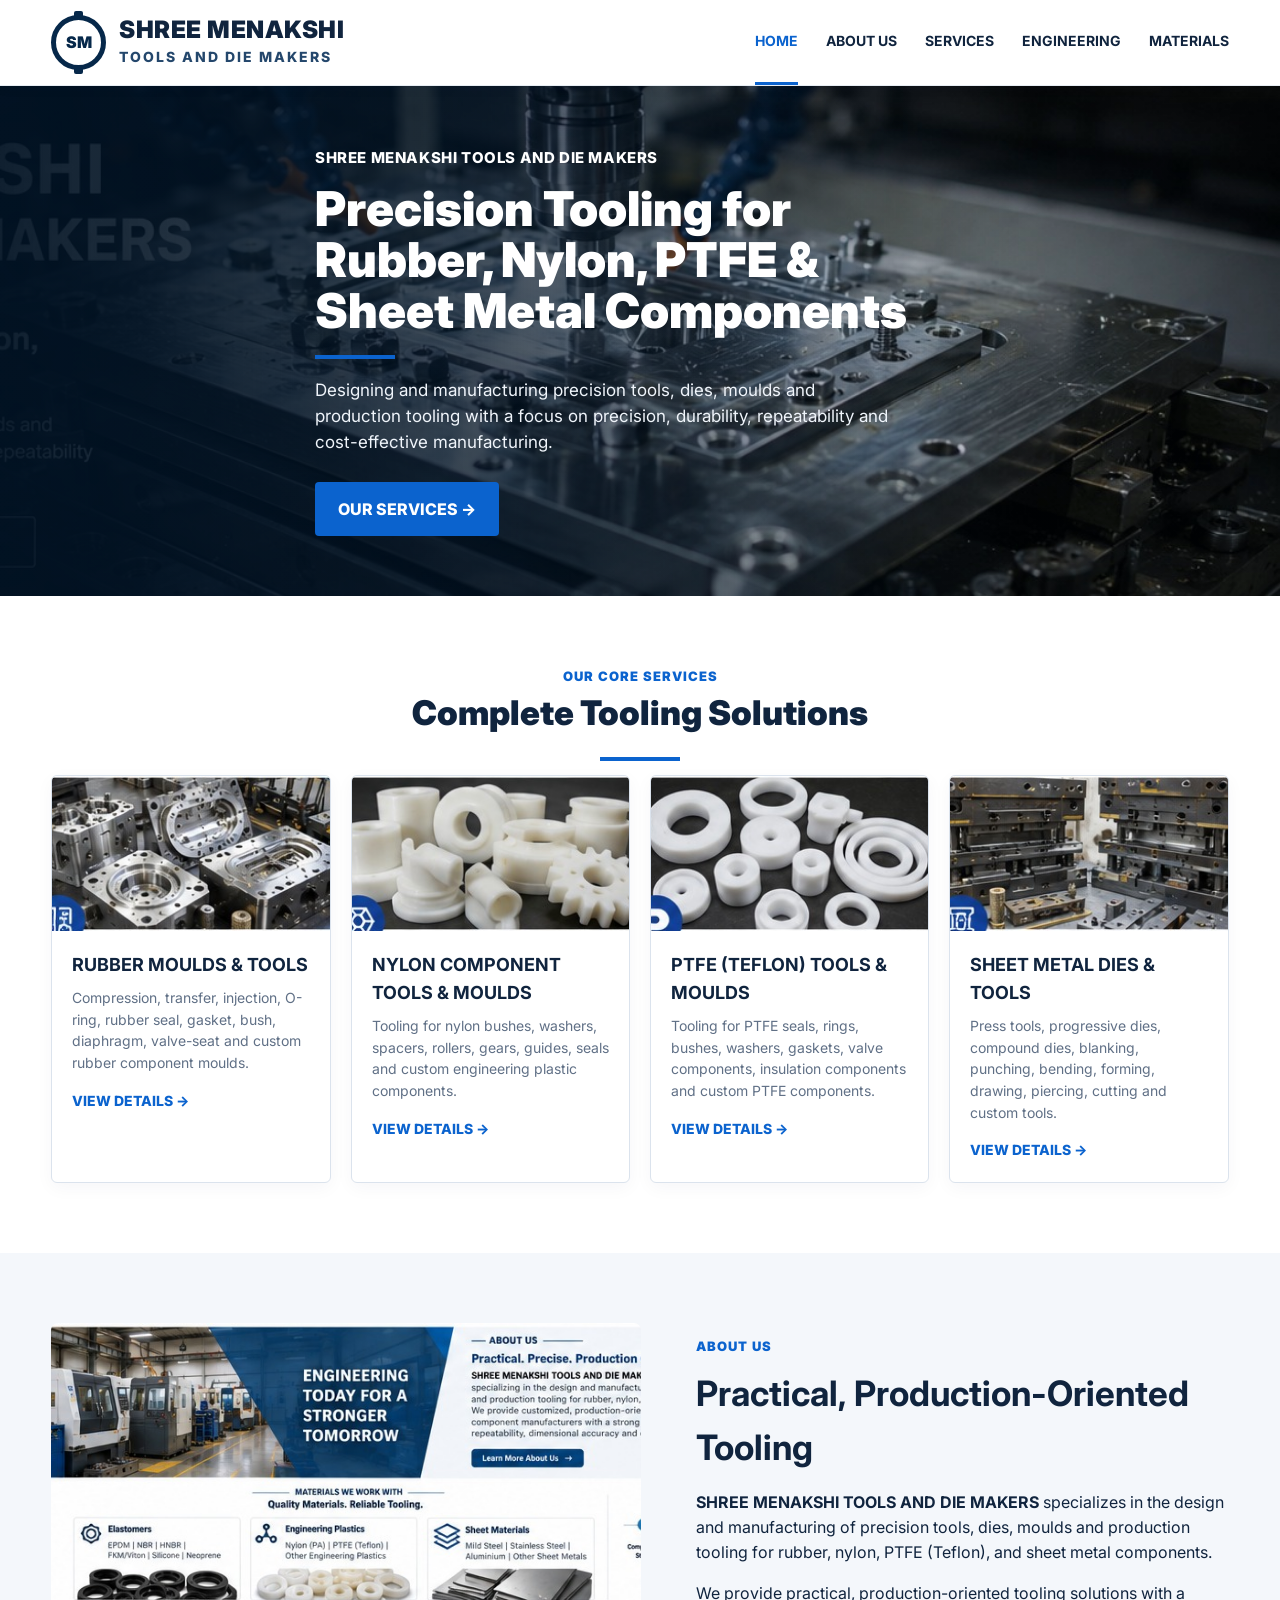
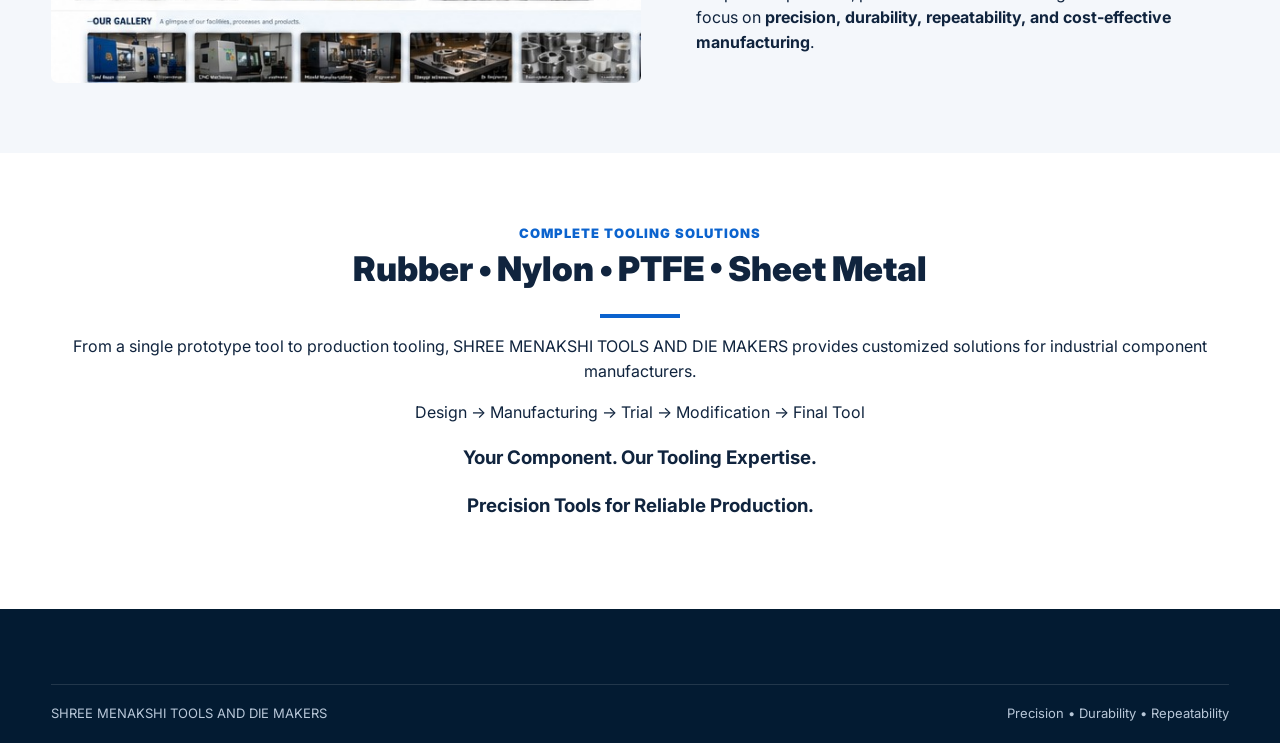
<file: index.html>
<!doctype html><html lang="en"><head><meta charset="utf-8"><meta name="viewport" content="width=device-width,initial-scale=1"><meta name="description" content="SHREE MENAKSHI TOOLS AND DIE MAKERS — precision tooling for rubber, nylon, PTFE and sheet metal components."><title>SHREE MENAKSHI TOOLS AND DIE MAKERS | Precision Tooling</title><link rel="preconnect" href="https://fonts.googleapis.com"><link rel="preconnect" href="https://fonts.gstatic.com" crossorigin><link href="https://fonts.googleapis.com/css2?family=Inter:wght@400;500;600;700;800;900&display=swap" rel="stylesheet"><link rel="stylesheet" href="styles.css"></head><body>
<header class="header"><div class="container nav"><a class="brand" href="index.html"><span class="brand-mark">SM</span><span><h1>SHREE MENAKSHI</h1><small>TOOLS AND DIE MAKERS</small></span></a><nav class="menu"><a class="active" href="index.html">HOME</a><a href="about.html">ABOUT US</a><a href="services.html">SERVICES</a><a href="engineering.html">ENGINEERING</a><a href="materials.html">MATERIALS</a></nav><button class="hamb" aria-label="Open menu">☰</button></div><div class="mobile-menu"><a href="index.html">HOME</a><a href="about.html">ABOUT US</a><a href="services.html">SERVICES</a><a href="engineering.html">ENGINEERING</a><a href="materials.html">MATERIALS</a></div></header>
<section class="hero"><div class="container content"><div class="eyebrow">SHREE MENAKSHI TOOLS AND DIE MAKERS</div><h2>Precision Tooling for Rubber, Nylon, PTFE &amp; Sheet Metal Components</h2><p>Designing and manufacturing precision tools, dies, moulds and production tooling with a focus on precision, durability, repeatability and cost-effective manufacturing.</p><div class="actions"><a class="btn primary" href="services.html">OUR SERVICES →</a></div></div></section>
<section class="section"><div class="container"><div class="center"><div class="kicker">OUR CORE SERVICES</div><h2 class="section-title">Complete Tooling Solutions</h2></div><div class="services">
<article class="card"><img src="assets/rubber-moulds.jpg" alt="Rubber moulds and tools"><div class="card-body"><h3>RUBBER MOULDS &amp; TOOLS</h3><p>Compression, transfer, injection, O-ring, rubber seal, gasket, bush, diaphragm, valve-seat and custom rubber component moulds.</p><a class="link" href="services.html#rubber">VIEW DETAILS →</a></div></article>
<article class="card"><img src="assets/nylon-tools.jpg" alt="Nylon component tools and moulds"><div class="card-body"><h3>NYLON COMPONENT TOOLS &amp; MOULDS</h3><p>Tooling for nylon bushes, washers, spacers, rollers, gears, guides, seals and custom engineering plastic components.</p><a class="link" href="services.html#nylon">VIEW DETAILS →</a></div></article>
<article class="card"><img src="assets/ptfe-tools.jpg" alt="PTFE Teflon tools and moulds"><div class="card-body"><h3>PTFE (TEFLON) TOOLS &amp; MOULDS</h3><p>Tooling for PTFE seals, rings, bushes, washers, gaskets, valve components, insulation components and custom PTFE components.</p><a class="link" href="services.html#ptfe">VIEW DETAILS →</a></div></article>
<article class="card"><img src="assets/sheet-metal.jpg" alt="Sheet metal dies and tools"><div class="card-body"><h3>SHEET METAL DIES &amp; TOOLS</h3><p>Press tools, progressive dies, compound dies, blanking, punching, bending, forming, drawing, piercing, cutting and custom tools.</p><a class="link" href="services.html#sheet">VIEW DETAILS →</a></div></article></div></div></section>
<section class="section light"><div class="container about-grid"><img class="about-img" src="assets/factory.jpg" alt="Industrial tool and die manufacturing environment"><div class="about"><div class="kicker">ABOUT US</div><h2>Practical, Production-Oriented Tooling</h2><p><strong>SHREE MENAKSHI TOOLS AND DIE MAKERS</strong> specializes in the design and manufacturing of precision tools, dies, moulds and production tooling for rubber, nylon, PTFE (Teflon), and sheet metal components.</p><p>We provide practical, production-oriented tooling solutions with a focus on <strong>precision, durability, repeatability, and cost-effective manufacturing</strong>.</p></div></div></section>
<section class="section"><div class="container center"><div class="kicker">COMPLETE TOOLING SOLUTIONS</div><h2 class="section-title">Rubber • Nylon • PTFE • Sheet Metal</h2><p>From a single prototype tool to production tooling, SHREE MENAKSHI TOOLS AND DIE MAKERS provides customized solutions for industrial component manufacturers.</p><p class="tagline">Design → Manufacturing → Trial → Modification → Final Tool</p><h3>Your Component. Our Tooling Expertise.</h3><h3>Precision Tools for Reliable Production.</h3></div></section>
<footer class="footer"><div class="container copy"><span>SHREE MENAKSHI TOOLS AND DIE MAKERS</span><span>Precision • Durability • Repeatability</span></div></footer><script src="script.js"></script></body></html>
</file>
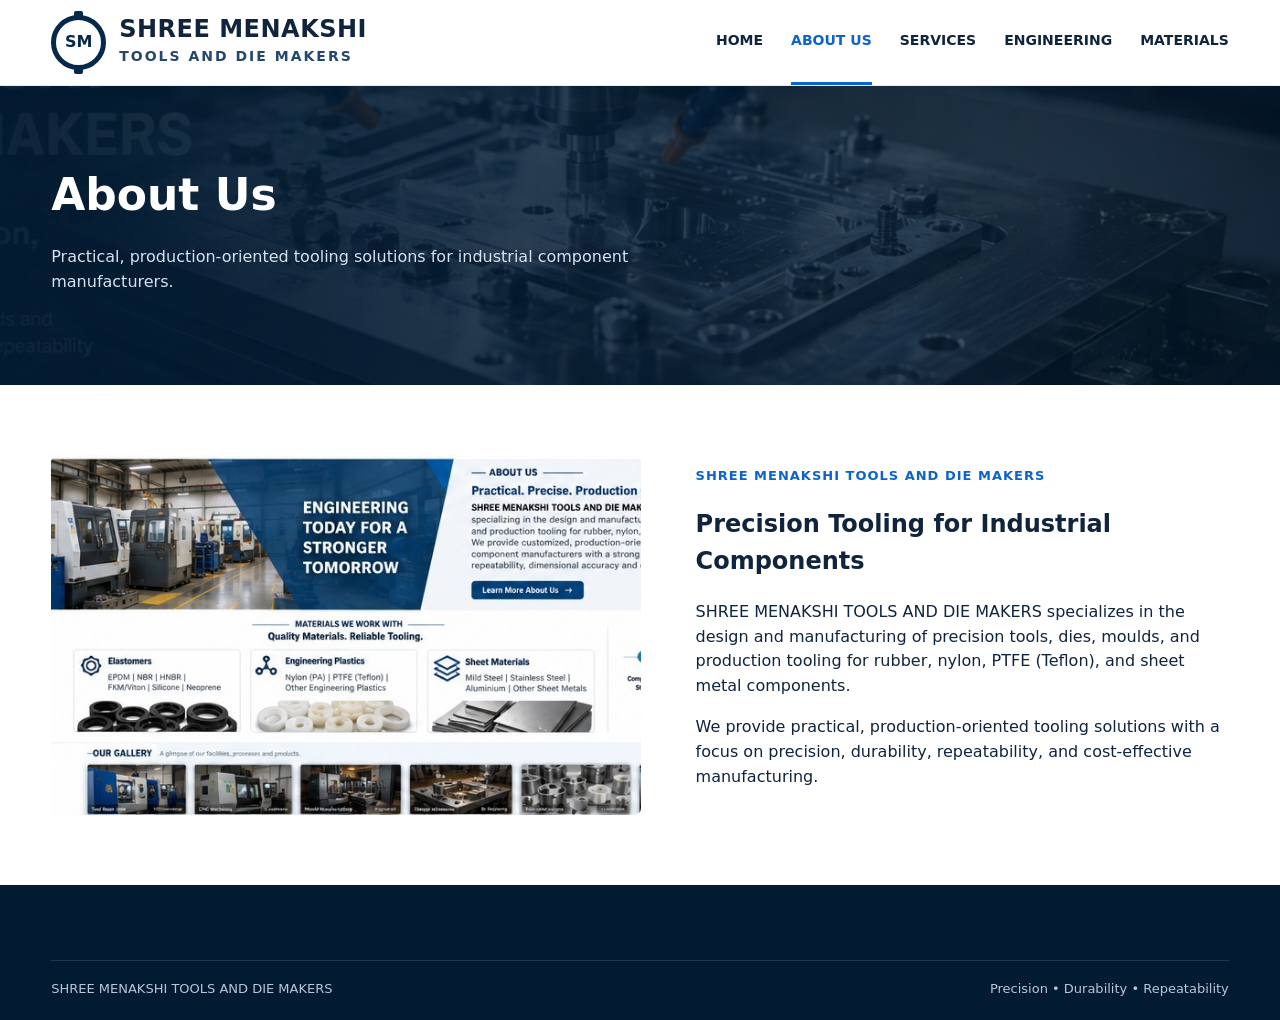
<file: about.html>
<!doctype html><html lang="en"><head><meta charset="utf-8"><meta name="viewport" content="width=device-width,initial-scale=1"><meta name="description" content="About SHREE MENAKSHI TOOLS AND DIE MAKERS."><title>About Us | SHREE MENAKSHI TOOLS AND DIE MAKERS</title><link rel="stylesheet" href="styles.css"></head><body>
<header class="header"><div class="container nav"><a class="brand" href="index.html"><span class="brand-mark">SM</span><span><h1>SHREE MENAKSHI</h1><small>TOOLS AND DIE MAKERS</small></span></a><nav class="menu"><a href="index.html">HOME</a><a class="active" href="about.html">ABOUT US</a><a href="services.html">SERVICES</a><a href="engineering.html">ENGINEERING</a><a href="materials.html">MATERIALS</a></nav><button class="hamb" aria-label="Open menu">☰</button></div><div class="mobile-menu"><a href="index.html">HOME</a><a href="about.html">ABOUT US</a><a href="services.html">SERVICES</a><a href="engineering.html">ENGINEERING</a><a href="materials.html">MATERIALS</a></div></header>
<section class="page-hero"><div class="container"><h2>About Us</h2><p>Practical, production-oriented tooling solutions for industrial component manufacturers.</p></div></section>
<section class="section"><div class="container about-grid"><img class="about-img" src="assets/factory.jpg" alt="Industrial tool and die manufacturing environment"><div><div class="kicker">SHREE MENAKSHI TOOLS AND DIE MAKERS</div><h2>Precision Tooling for Industrial Components</h2><p>SHREE MENAKSHI TOOLS AND DIE MAKERS specializes in the design and manufacturing of precision tools, dies, moulds, and production tooling for rubber, nylon, PTFE (Teflon), and sheet metal components.</p><p>We provide practical, production-oriented tooling solutions with a focus on precision, durability, repeatability, and cost-effective manufacturing.</p></div></div></section>
<footer class="footer"><div class="container copy"><span>SHREE MENAKSHI TOOLS AND DIE MAKERS</span><span>Precision • Durability • Repeatability</span></div></footer><script src="script.js"></script></body></html>
</file>
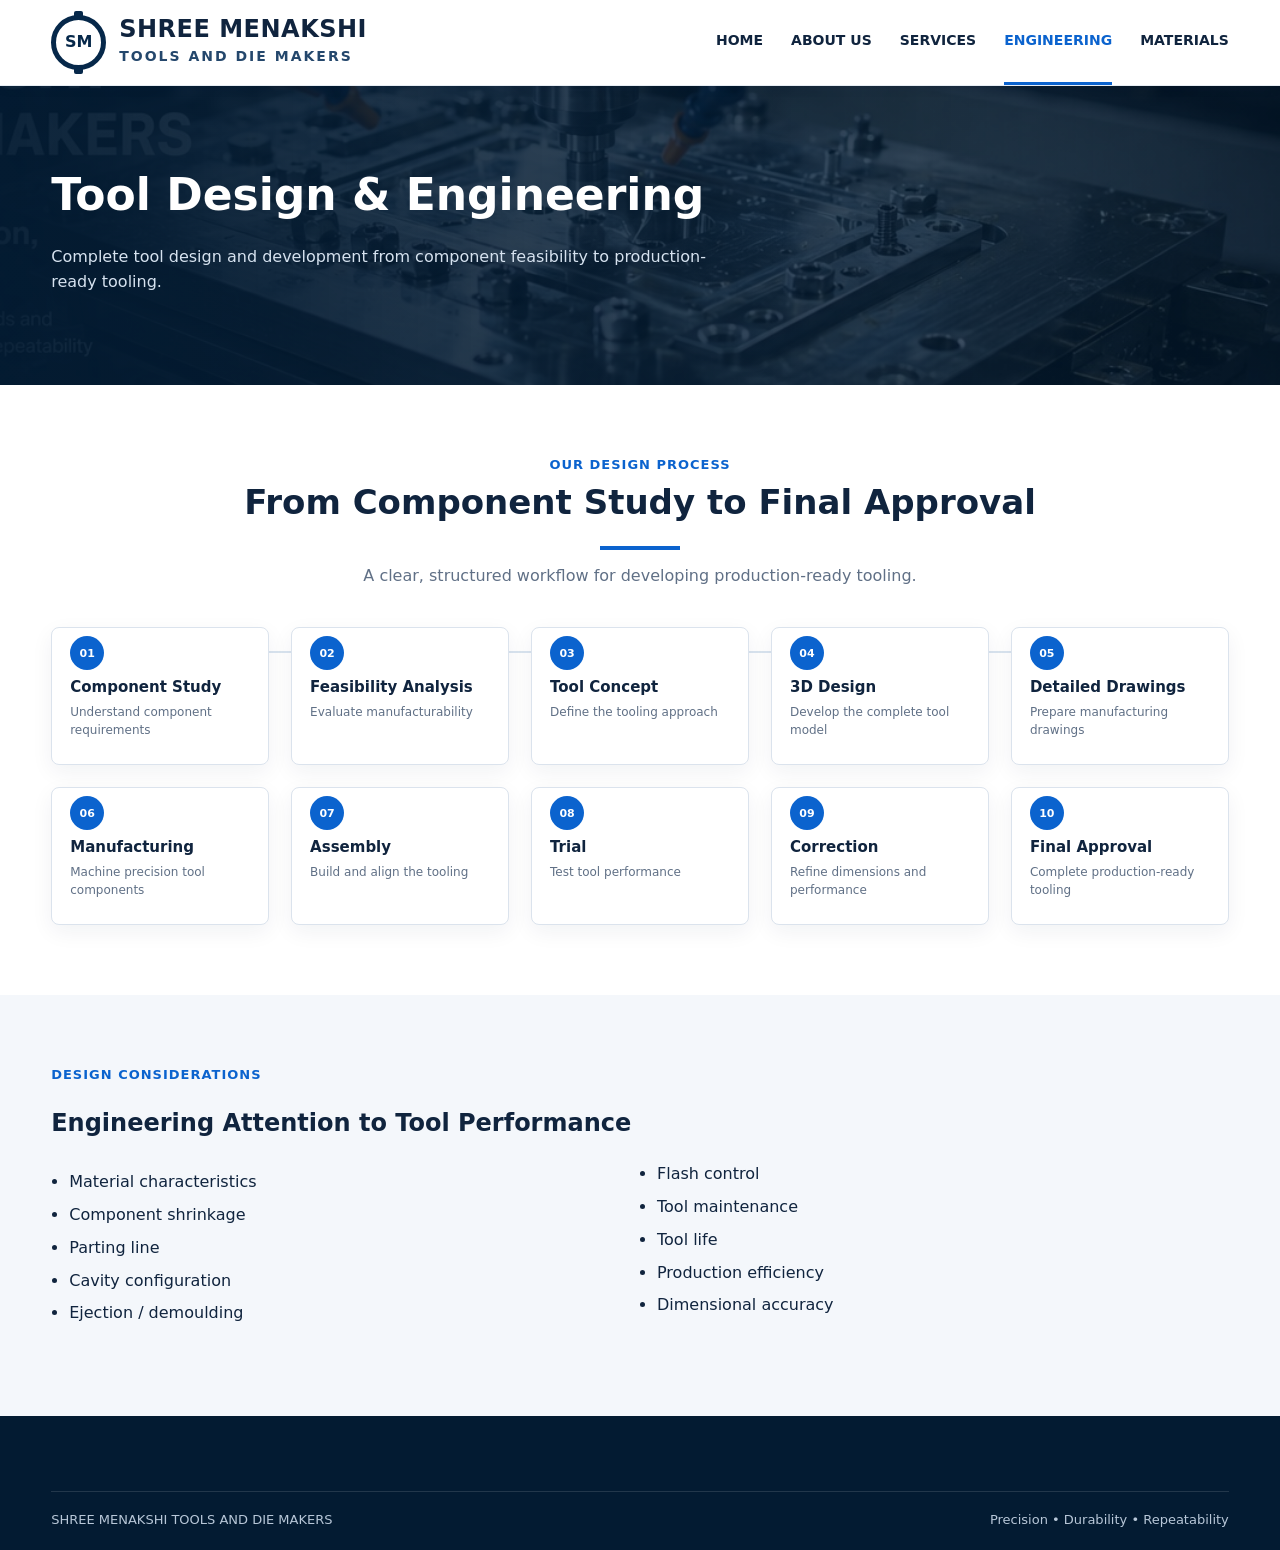
<file: engineering.html>
<!doctype html><html lang="en"><head><meta charset="utf-8"><meta name="viewport" content="width=device-width,initial-scale=1"><meta name="description" content="Tool design and engineering process at SHREE MENAKSHI TOOLS AND DIE MAKERS."><title>Tool Design & Engineering | SHREE MENAKSHI TOOLS AND DIE MAKERS</title><link rel="stylesheet" href="styles.css"></head><body>
<header class="header"><div class="container nav"><a class="brand" href="index.html"><span class="brand-mark">SM</span><span><h1>SHREE MENAKSHI</h1><small>TOOLS AND DIE MAKERS</small></span></a><nav class="menu"><a href="index.html">HOME</a><a href="about.html">ABOUT US</a><a href="services.html">SERVICES</a><a class="active" href="engineering.html">ENGINEERING</a><a href="materials.html">MATERIALS</a></nav><button class="hamb" aria-label="Open menu">☰</button></div><div class="mobile-menu"><a href="index.html">HOME</a><a href="about.html">ABOUT US</a><a href="services.html">SERVICES</a><a href="engineering.html">ENGINEERING</a><a href="materials.html">MATERIALS</a></div></header>
<section class="page-hero"><div class="container"><h2>Tool Design &amp; Engineering</h2><p>Complete tool design and development from component feasibility to production-ready tooling.</p></div></section>
<section class="section process-section"><div class="container center"><div class="kicker">OUR DESIGN PROCESS</div><h2 class="section-title">From Component Study to Final Approval</h2><p class="process-intro">A clear, structured workflow for developing production-ready tooling.</p><div class="process"><div class="step"><span class="num">01</span><strong>Component Study</strong><small>Understand component requirements</small></div><div class="step"><span class="num">02</span><strong>Feasibility Analysis</strong><small>Evaluate manufacturability</small></div><div class="step"><span class="num">03</span><strong>Tool Concept</strong><small>Define the tooling approach</small></div><div class="step"><span class="num">04</span><strong>3D Design</strong><small>Develop the complete tool model</small></div><div class="step"><span class="num">05</span><strong>Detailed Drawings</strong><small>Prepare manufacturing drawings</small></div><div class="step"><span class="num">06</span><strong>Manufacturing</strong><small>Machine precision tool components</small></div><div class="step"><span class="num">07</span><strong>Assembly</strong><small>Build and align the tooling</small></div><div class="step"><span class="num">08</span><strong>Trial</strong><small>Test tool performance</small></div><div class="step"><span class="num">09</span><strong>Correction</strong><small>Refine dimensions and performance</small></div><div class="step"><span class="num">10</span><strong>Final Approval</strong><small>Complete production-ready tooling</small></div></div></div></section>
<section class="section light"><div class="container"><div class="kicker">DESIGN CONSIDERATIONS</div><h2>Engineering Attention to Tool Performance</h2><ul class="service-list"><li>Material characteristics</li><li>Component shrinkage</li><li>Parting line</li><li>Cavity configuration</li><li>Ejection / demoulding</li><li>Flash control</li><li>Tool maintenance</li><li>Tool life</li><li>Production efficiency</li><li>Dimensional accuracy</li></ul></div></section>
<footer class="footer"><div class="container copy"><span>SHREE MENAKSHI TOOLS AND DIE MAKERS</span><span>Precision • Durability • Repeatability</span></div></footer><script src="script.js"></script></body></html>
</file>
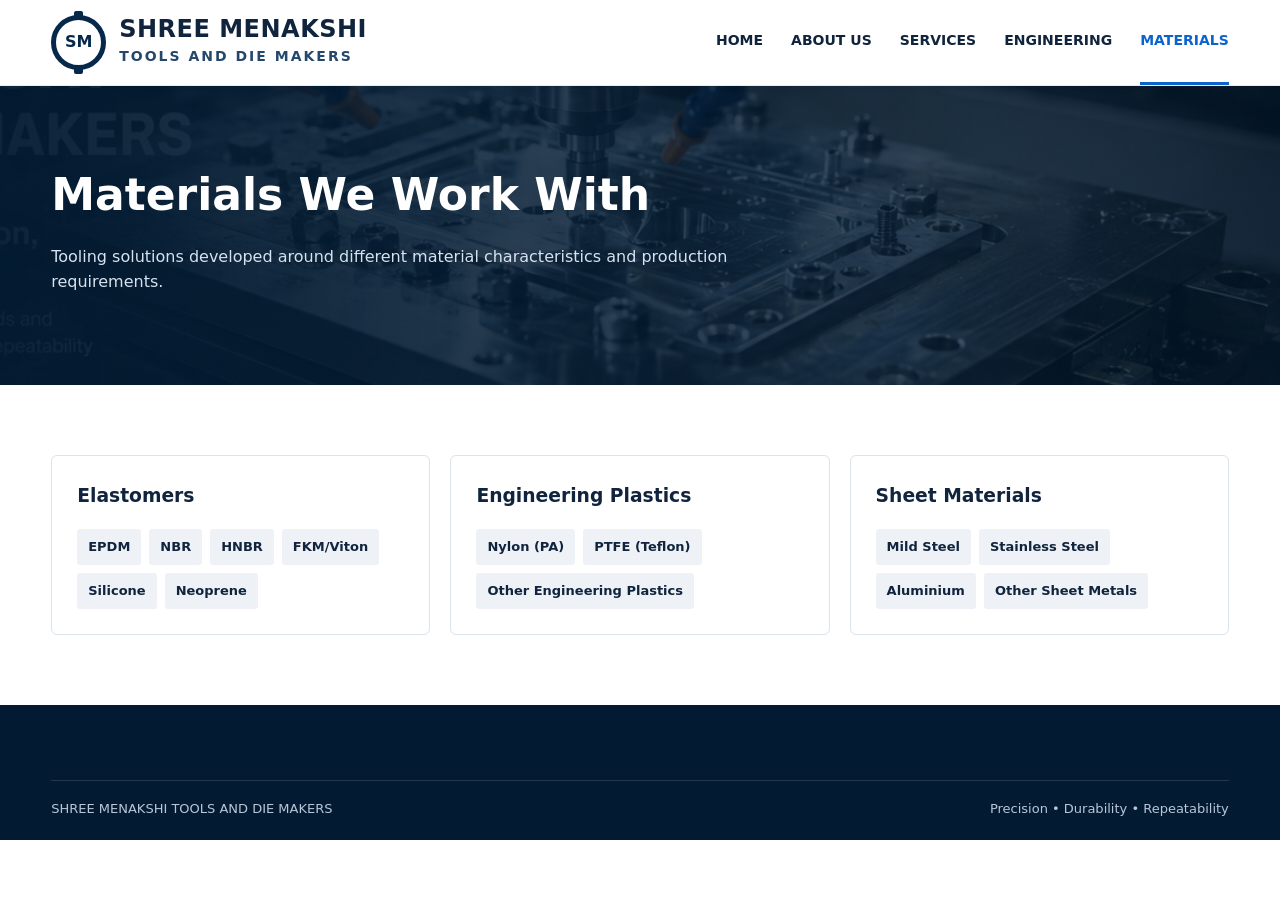
<file: materials.html>
<!doctype html><html lang="en"><head><meta charset="utf-8"><meta name="viewport" content="width=device-width,initial-scale=1"><meta name="description" content="Materials handled by SHREE MENAKSHI TOOLS AND DIE MAKERS."><title>Materials | SHREE MENAKSHI TOOLS AND DIE MAKERS</title><link rel="stylesheet" href="styles.css"></head><body>
<header class="header"><div class="container nav"><a class="brand" href="index.html"><span class="brand-mark">SM</span><span><h1>SHREE MENAKSHI</h1><small>TOOLS AND DIE MAKERS</small></span></a><nav class="menu"><a href="index.html">HOME</a><a href="about.html">ABOUT US</a><a href="services.html">SERVICES</a><a href="engineering.html">ENGINEERING</a><a class="active" href="materials.html">MATERIALS</a></nav><button class="hamb" aria-label="Open menu">☰</button></div><div class="mobile-menu"><a href="index.html">HOME</a><a href="about.html">ABOUT US</a><a href="services.html">SERVICES</a><a href="engineering.html">ENGINEERING</a><a href="materials.html">MATERIALS</a></div></header>
<section class="page-hero"><div class="container"><h2>Materials We Work With</h2><p>Tooling solutions developed around different material characteristics and production requirements.</p></div></section>
<section class="section"><div class="container"><div class="materials"><div class="material"><h3>Elastomers</h3><div class="chips"><span class="chip">EPDM</span><span class="chip">NBR</span><span class="chip">HNBR</span><span class="chip">FKM/Viton</span><span class="chip">Silicone</span><span class="chip">Neoprene</span></div></div><div class="material"><h3>Engineering Plastics</h3><div class="chips"><span class="chip">Nylon (PA)</span><span class="chip">PTFE (Teflon)</span><span class="chip">Other Engineering Plastics</span></div></div><div class="material"><h3>Sheet Materials</h3><div class="chips"><span class="chip">Mild Steel</span><span class="chip">Stainless Steel</span><span class="chip">Aluminium</span><span class="chip">Other Sheet Metals</span></div></div></div></div></section>
<footer class="footer"><div class="container copy"><span>SHREE MENAKSHI TOOLS AND DIE MAKERS</span><span>Precision • Durability • Repeatability</span></div></footer><script src="script.js"></script></body></html>
</file>
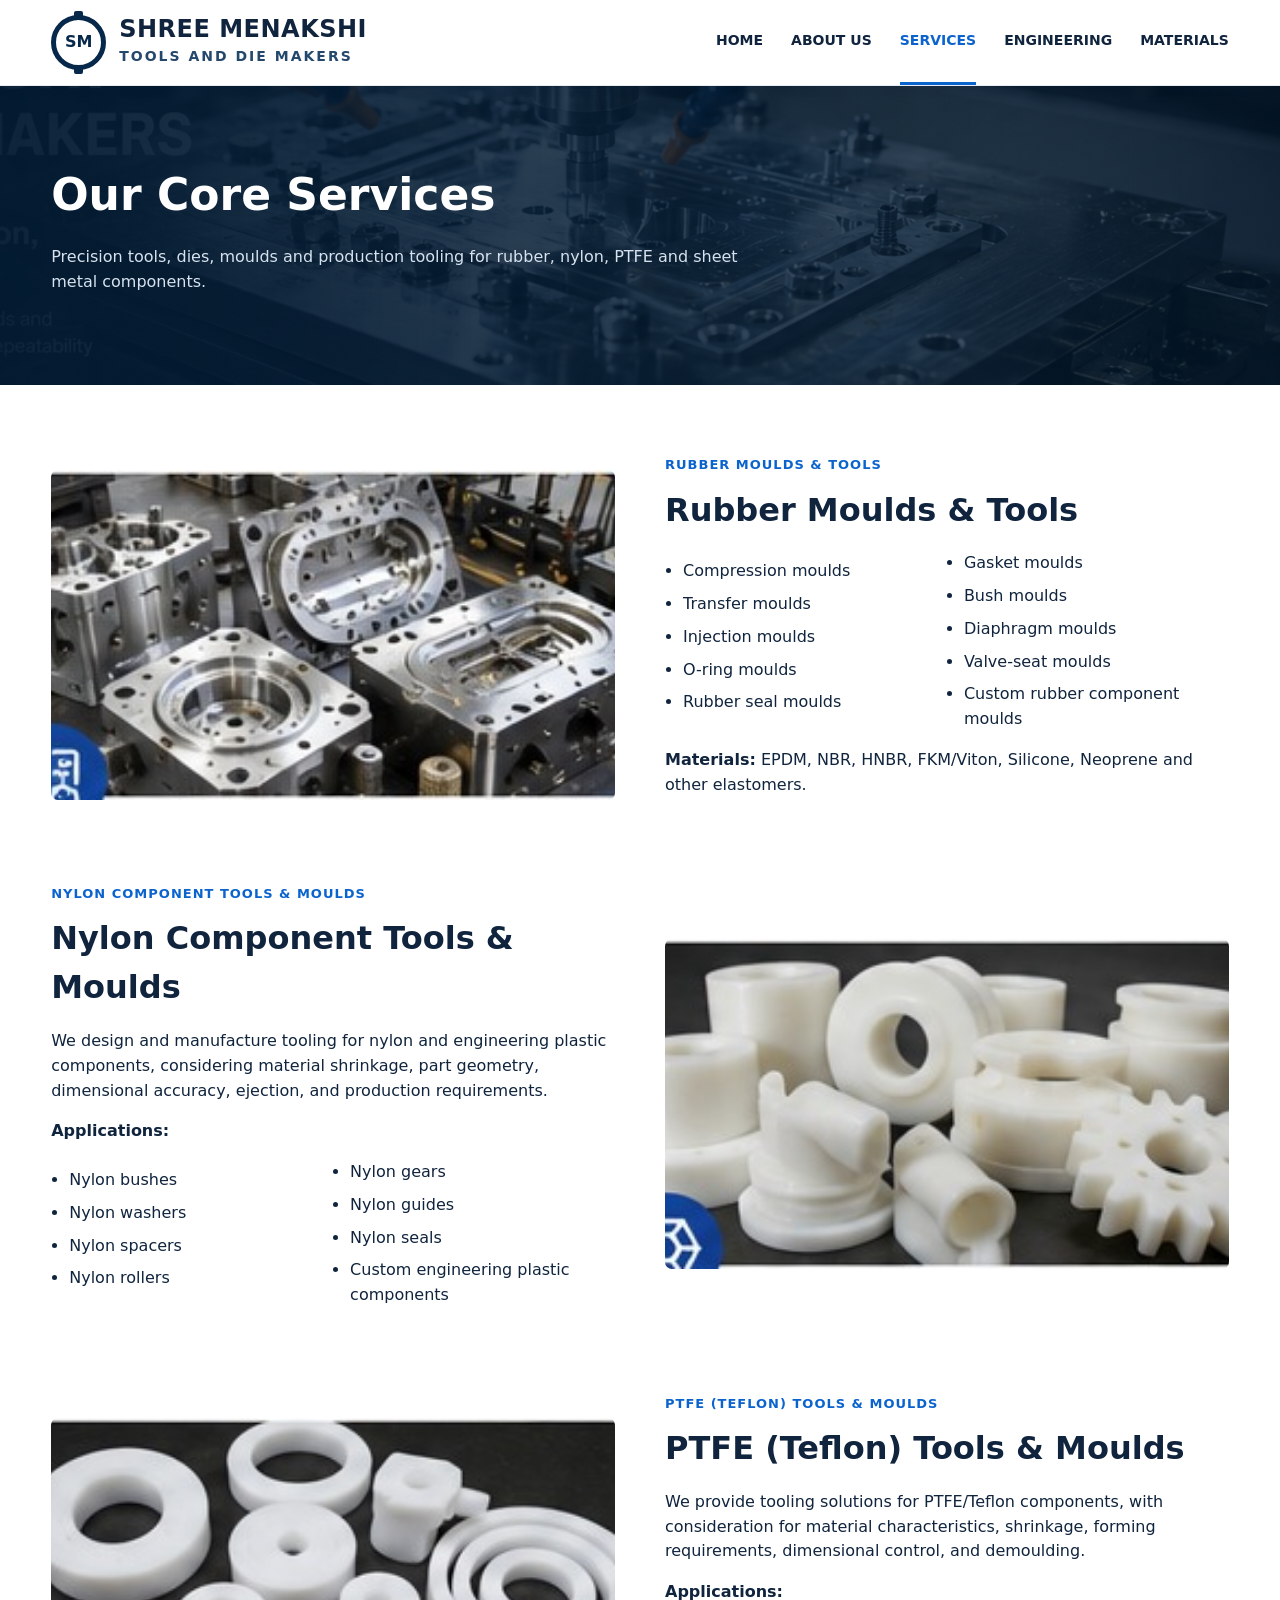
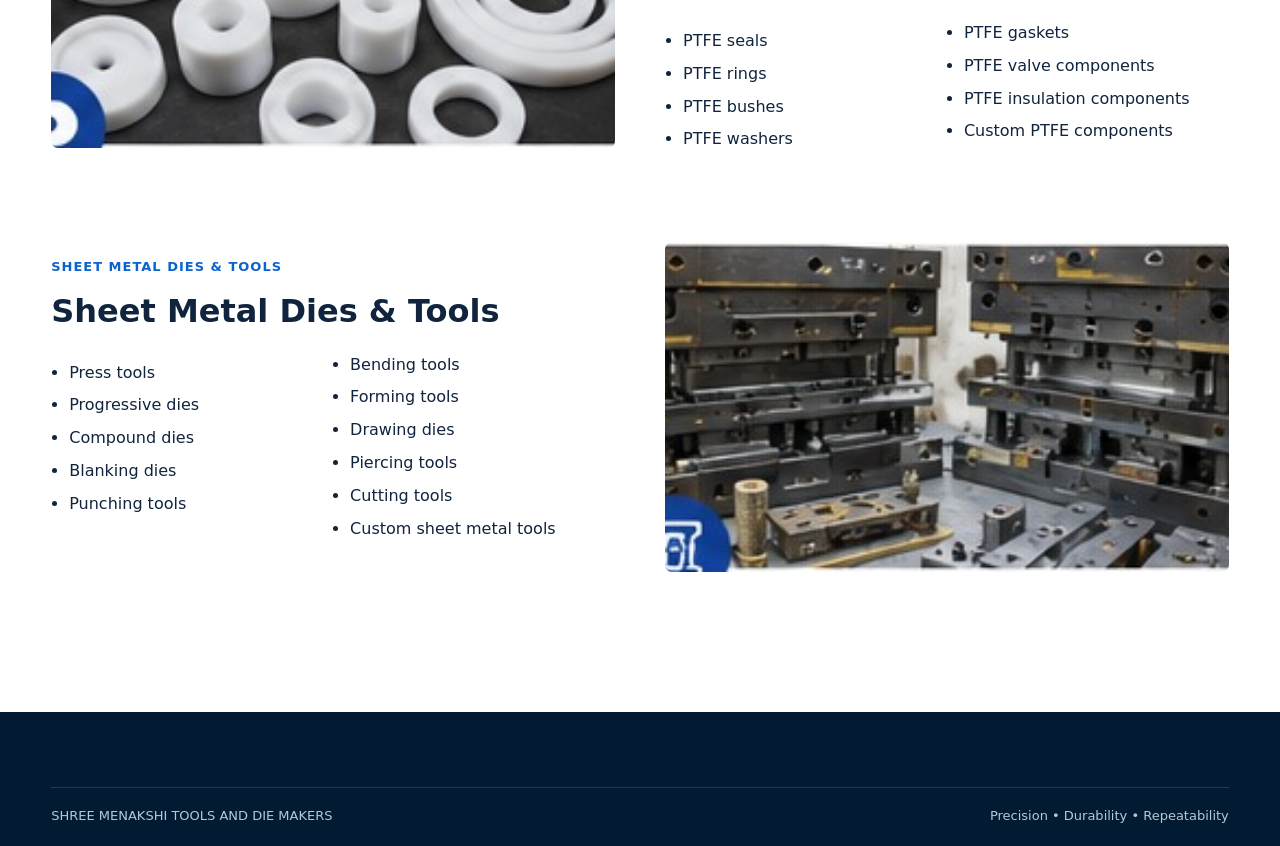
<file: services.html>
<!doctype html><html lang="en"><head><meta charset="utf-8"><meta name="viewport" content="width=device-width,initial-scale=1"><meta name="description" content="Rubber moulds, nylon component tooling, PTFE tooling and sheet metal dies from SHREE MENAKSHI TOOLS AND DIE MAKERS."><title>Services | SHREE MENAKSHI TOOLS AND DIE MAKERS</title><link rel="stylesheet" href="styles.css"></head><body>
<header class="header"><div class="container nav"><a class="brand" href="index.html"><span class="brand-mark">SM</span><span><h1>SHREE MENAKSHI</h1><small>TOOLS AND DIE MAKERS</small></span></a><nav class="menu"><a href="index.html">HOME</a><a href="about.html">ABOUT US</a><a class="active" href="services.html">SERVICES</a><a href="engineering.html">ENGINEERING</a><a href="materials.html">MATERIALS</a></nav><button class="hamb" aria-label="Open menu">☰</button></div><div class="mobile-menu"><a href="index.html">HOME</a><a href="about.html">ABOUT US</a><a href="services.html">SERVICES</a><a href="engineering.html">ENGINEERING</a><a href="materials.html">MATERIALS</a></div></header>
<section class="page-hero"><div class="container"><h2>Our Core Services</h2><p>Precision tools, dies, moulds and production tooling for rubber, nylon, PTFE and sheet metal components.</p></div></section>
<section class="section"><div class="container">
<article id="rubber" class="service-detail"><img src="assets/rubber-moulds.jpg" alt="Rubber moulds and tools"><div><div class="kicker">RUBBER MOULDS &amp; TOOLS</div><h2>Rubber Moulds &amp; Tools</h2><ul class="service-list"><li>Compression moulds</li><li>Transfer moulds</li><li>Injection moulds</li><li>O-ring moulds</li><li>Rubber seal moulds</li><li>Gasket moulds</li><li>Bush moulds</li><li>Diaphragm moulds</li><li>Valve-seat moulds</li><li>Custom rubber component moulds</li></ul><p><strong>Materials:</strong> EPDM, NBR, HNBR, FKM/Viton, Silicone, Neoprene and other elastomers.</p></div></article>
<article id="nylon" class="service-detail"><img src="assets/nylon-tools.jpg" alt="Nylon engineering plastic components"><div><div class="kicker">NYLON COMPONENT TOOLS &amp; MOULDS</div><h2>Nylon Component Tools &amp; Moulds</h2><p>We design and manufacture tooling for nylon and engineering plastic components, considering material shrinkage, part geometry, dimensional accuracy, ejection, and production requirements.</p><p><strong>Applications:</strong></p><ul class="service-list"><li>Nylon bushes</li><li>Nylon washers</li><li>Nylon spacers</li><li>Nylon rollers</li><li>Nylon gears</li><li>Nylon guides</li><li>Nylon seals</li><li>Custom engineering plastic components</li></ul></div></article>
<article id="ptfe" class="service-detail"><img src="assets/ptfe-tools.jpg" alt="PTFE Teflon components"><div><div class="kicker">PTFE (TEFLON) TOOLS &amp; MOULDS</div><h2>PTFE (Teflon) Tools &amp; Moulds</h2><p>We provide tooling solutions for PTFE/Teflon components, with consideration for material characteristics, shrinkage, forming requirements, dimensional control, and demoulding.</p><p><strong>Applications:</strong></p><ul class="service-list"><li>PTFE seals</li><li>PTFE rings</li><li>PTFE bushes</li><li>PTFE washers</li><li>PTFE gaskets</li><li>PTFE valve components</li><li>PTFE insulation components</li><li>Custom PTFE components</li></ul></div></article>
<article id="sheet" class="service-detail"><img src="assets/sheet-metal.jpg" alt="Sheet metal dies and tools"><div><div class="kicker">SHEET METAL DIES &amp; TOOLS</div><h2>Sheet Metal Dies &amp; Tools</h2><ul class="service-list"><li>Press tools</li><li>Progressive dies</li><li>Compound dies</li><li>Blanking dies</li><li>Punching tools</li><li>Bending tools</li><li>Forming tools</li><li>Drawing dies</li><li>Piercing tools</li><li>Cutting tools</li><li>Custom sheet metal tools</li></ul></div></article>
</div></section><footer class="footer"><div class="container copy"><span>SHREE MENAKSHI TOOLS AND DIE MAKERS</span><span>Precision • Durability • Repeatability</span></div></footer><script src="script.js"></script></body></html>
</file>
<file: styles.css>
:root{--navy:#06284a;--blue:#0b63ce;--light:#f4f7fb;--line:#dbe3ed;--text:#10243e;--muted:#607086;--white:#fff;--steel:#eef2f6}
*{box-sizing:border-box}html{scroll-behavior:smooth}body{margin:0;font-family:Inter,system-ui,-apple-system,Segoe UI,Arial,sans-serif;color:var(--text);background:#fff;line-height:1.55}a{text-decoration:none;color:inherit}.container{width:min(1180px,92%);margin:auto}.topbar{background:#06284a;color:#fff;font-size:13px;padding:9px 0}.topbar .row{display:flex;justify-content:space-between;gap:20px}.topbar span{opacity:.92}.header{position:sticky;top:0;z-index:20;background:#fff;border-bottom:1px solid #e7edf3;box-shadow:0 2px 12px rgba(7,35,65,.05)}.nav{min-height:82px;display:flex;align-items:center;justify-content:space-between;gap:25px}.brand{display:flex;align-items:center;gap:13px}.brand-mark{width:55px;height:55px;border:5px solid var(--navy);border-radius:50%;display:grid;place-items:center;font-weight:900;color:var(--navy);position:relative}.brand-mark:before,.brand-mark:after{content:"";position:absolute;width:9px;height:9px;background:var(--navy);border-radius:2px}.brand-mark:before{top:-9px}.brand-mark:after{bottom:-9px}.brand h1{font-size:24px;line-height:1.05;margin:0;font-weight:900;letter-spacing:.5px}.brand small{display:block;font-size:14px;letter-spacing:2px;font-weight:800;color:#24476c;margin-top:3px}.menu{display:flex;align-items:center;gap:28px;font-size:14px;font-weight:700}.menu a{padding:30px 0;border-bottom:3px solid transparent}.menu a:hover,.menu a.active{color:var(--blue);border-color:var(--blue)}.quote{background:var(--blue);color:#fff!important;padding:14px 21px!important;border-radius:4px;border:0!important;box-shadow:0 8px 20px rgba(11,99,206,.18)}.hamb{display:none;border:0;background:none;font-size:28px}.hero{min-height:430px;position:relative;background:linear-gradient(90deg,rgba(1,18,35,.94) 0%,rgba(1,18,35,.74) 38%,rgba(1,18,35,.1) 80%),url('assets/hero-tooling.jpg') center/cover}.hero .content{padding:60px 0;color:#fff;max-width:650px}.eyebrow{font-weight:800;letter-spacing:.6px;font-size:15px}.hero h2{font-size:48px;line-height:1.06;margin:15px 0 18px;font-weight:900}.hero h2:after,.section-title:after{content:"";display:block;width:80px;height:4px;background:var(--blue);margin-top:18px}.hero p{font-size:17px;max-width:590px;color:#f0f5fb}.actions{display:flex;gap:15px;margin-top:26px;flex-wrap:wrap}.btn{display:inline-flex;align-items:center;justify-content:center;gap:9px;padding:14px 22px;border-radius:4px;font-weight:800;border:1px solid transparent}.btn.primary{background:var(--blue);color:#fff}.btn.outline{border-color:#fff;color:#fff}.benefits{background:#06284a;color:#fff}.benefits .grid{display:grid;grid-template-columns:repeat(5,1fr)}.benefit{padding:20px 16px;border-right:1px solid rgba(255,255,255,.2);display:flex;gap:12px;align-items:center}.benefit:last-child{border:0}.benefit .icon{font-size:26px;color:#69a9ff}.benefit strong{display:block;font-size:13px}.benefit small{color:#cbd9e9}.section{padding:70px 0}.section.light{background:var(--light)}.center{text-align:center}.section-title{font-size:34px;margin:0 0 14px;font-weight:900}.center .section-title:after{margin-left:auto;margin-right:auto}.process-intro{margin:0 auto 38px;color:var(--muted);max-width:650px}.process-section{overflow:hidden}.process{position:relative;display:grid;grid-template-columns:repeat(5,1fr);gap:22px;text-align:left;margin-top:10px}.process:before{content:"";position:absolute;top:24px;left:5%;right:5%;height:2px;background:#d9e4ef}.step{position:relative;z-index:1;min-height:138px;padding:48px 18px 20px;background:#fff;border:1px solid var(--line);border-radius:8px;box-shadow:0 7px 22px rgba(11,36,65,.06);transition:transform .25s ease,box-shadow .25s ease,border-color .25s ease;animation:stepIn .6s both}.step:nth-child(1){animation-delay:.05s}.step:nth-child(2){animation-delay:.1s}.step:nth-child(3){animation-delay:.15s}.step:nth-child(4){animation-delay:.2s}.step:nth-child(5){animation-delay:.25s}.step:nth-child(6){animation-delay:.3s}.step:nth-child(7){animation-delay:.35s}.step:nth-child(8){animation-delay:.4s}.step:nth-child(9){animation-delay:.45s}.step:nth-child(10){animation-delay:.5s}.step:hover{transform:translateY(-5px);box-shadow:0 14px 30px rgba(11,36,65,.12);border-color:#a9c9ee}.num{position:absolute;top:8px;left:18px;transform:none;width:34px;height:34px;border-radius:50%;background:var(--blue);color:#fff;display:grid;place-items:center;font-weight:900;font-size:11px;box-shadow:0 0 0 5px #fff}.step strong{display:block;font-size:15px;margin-bottom:5px}.step small{display:block;color:var(--muted);font-size:12px;line-height:1.45}.services{display:grid;grid-template-columns:repeat(4,1fr);gap:20px}.card{background:#fff;border:1px solid var(--line);border-radius:6px;overflow:hidden;box-shadow:0 5px 18px rgba(11,36,65,.04);transition:.25s}.card:hover{transform:translateY(-5px);box-shadow:0 14px 32px rgba(11,36,65,.11)}.card img{width:100%;height:155px;object-fit:cover;display:block}.card-body{padding:20px}.card h3{font-size:18px;margin:0 0 8px}.card p{font-size:14px;color:var(--muted);margin:0 0 14px}.link{color:var(--blue);font-weight:800;font-size:14px}.about-grid{display:grid;grid-template-columns:1.05fr .95fr;gap:55px;align-items:center}.about-img{width:100%;height:360px;object-fit:cover;border-radius:7px}.kicker{color:var(--blue);font-weight:900;font-size:13px;letter-spacing:1px}.about h2{font-size:35px;margin:10px 0 16px}.checklist{display:grid;grid-template-columns:1fr 1fr;gap:12px;margin-top:25px}.check{display:flex;gap:9px;font-weight:700;font-size:14px}.check i{color:var(--blue)}.materials{display:grid;grid-template-columns:repeat(3,1fr);gap:20px}.material{padding:25px;border:1px solid var(--line);background:#fff;border-radius:6px}.material h3{margin-top:0}.chips{display:flex;flex-wrap:wrap;gap:8px}.chip{padding:8px 11px;background:var(--steel);border-radius:3px;font-size:13px;font-weight:700}.gallery{display:grid;grid-template-columns:repeat(4,1fr);gap:14px}.gallery img{width:100%;height:190px;object-fit:cover;border-radius:5px}.contact{background:#06284a;color:#fff}.contact-grid{display:grid;grid-template-columns:1fr 1fr;gap:40px}.contact h2{font-size:35px;margin-top:0}.contact p{color:#cbd9e9}.form{background:#fff;padding:25px;border-radius:7px;color:var(--text)}.form input,.form textarea,.form select{width:100%;padding:13px;border:1px solid #ccd7e4;border-radius:4px;margin-bottom:12px;font:inherit}.form textarea{min-height:120px;resize:vertical}.footer{background:#031b32;color:#b8c7d8;padding:45px 0 20px}.footer-grid{display:grid;grid-template-columns:1.5fr 1fr 1fr 1fr;gap:35px}.footer h3{color:#fff;margin-top:0}.footer a{display:block;margin:9px 0}.copy{border-top:1px solid rgba(255,255,255,.12);margin-top:30px;padding-top:18px;font-size:13px;display:flex;justify-content:space-between}.page-hero{background:linear-gradient(90deg,rgba(3,27,50,.96),rgba(3,27,50,.68)),url('assets/hero-tooling.jpg') center/cover;color:#fff;padding:75px 0}.page-hero h2{font-size:44px;margin:0 0 10px}.page-hero p{max-width:700px;color:#d6e2ef}.service-detail{display:grid;grid-template-columns:1fr 1fr;gap:50px;align-items:center;margin-bottom:70px}.service-detail:nth-child(even){direction:rtl}.service-detail:nth-child(even)>*{direction:ltr}.service-detail img{width:100%;height:330px;object-fit:cover;border-radius:7px}.service-detail h2{font-size:32px;margin:10px 0}.service-list{columns:2;padding-left:18px}.service-list li{margin:8px 0}.mobile-menu{display:none}
@media(max-width:980px){.menu{gap:16px}.brand h1{font-size:20px}.benefits .grid{grid-template-columns:repeat(2,1fr)}.services{grid-template-columns:repeat(2,1fr)}.gallery{grid-template-columns:repeat(2,1fr)}.footer-grid{grid-template-columns:repeat(2,1fr)}}
@media(max-width:760px){.topbar{display:none}.nav{min-height:70px}.menu{display:none}.hamb{display:block}.mobile-menu{position:absolute;left:0;right:0;top:70px;background:#fff;border-top:1px solid var(--line);padding:12px 5%;box-shadow:0 12px 20px rgba(0,0,0,.08)}.mobile-menu.open{display:block}.mobile-menu a{display:block;padding:12px;font-weight:700}.hero{min-height:560px}.hero .content{padding:50px 0}.hero h2{font-size:36px}.benefits .grid{grid-template-columns:1fr}.benefit{border-right:0;border-bottom:1px solid rgba(255,255,255,.2)}.services,.about-grid,.materials,.contact-grid,.service-detail{grid-template-columns:1fr}.service-detail:nth-child(even){direction:ltr}.section{padding:52px 0}.section-title{font-size:29px}.checklist{grid-template-columns:1fr}.process{grid-template-columns:1fr;gap:14px}.process:before{left:25px;right:auto;top:22px;bottom:22px;width:2px;height:auto}.step{min-height:112px;padding:43px 18px 18px 64px}.num{left:8px;top:8px}.process-intro{margin-bottom:28px}.gallery{grid-template-columns:1fr 1fr}.footer-grid{grid-template-columns:1fr}.copy{display:block}.copy span{display:block;margin-bottom:7px}.brand small{font-size:11px;letter-spacing:1px}.brand-mark{width:45px;height:45px}}
</file>
